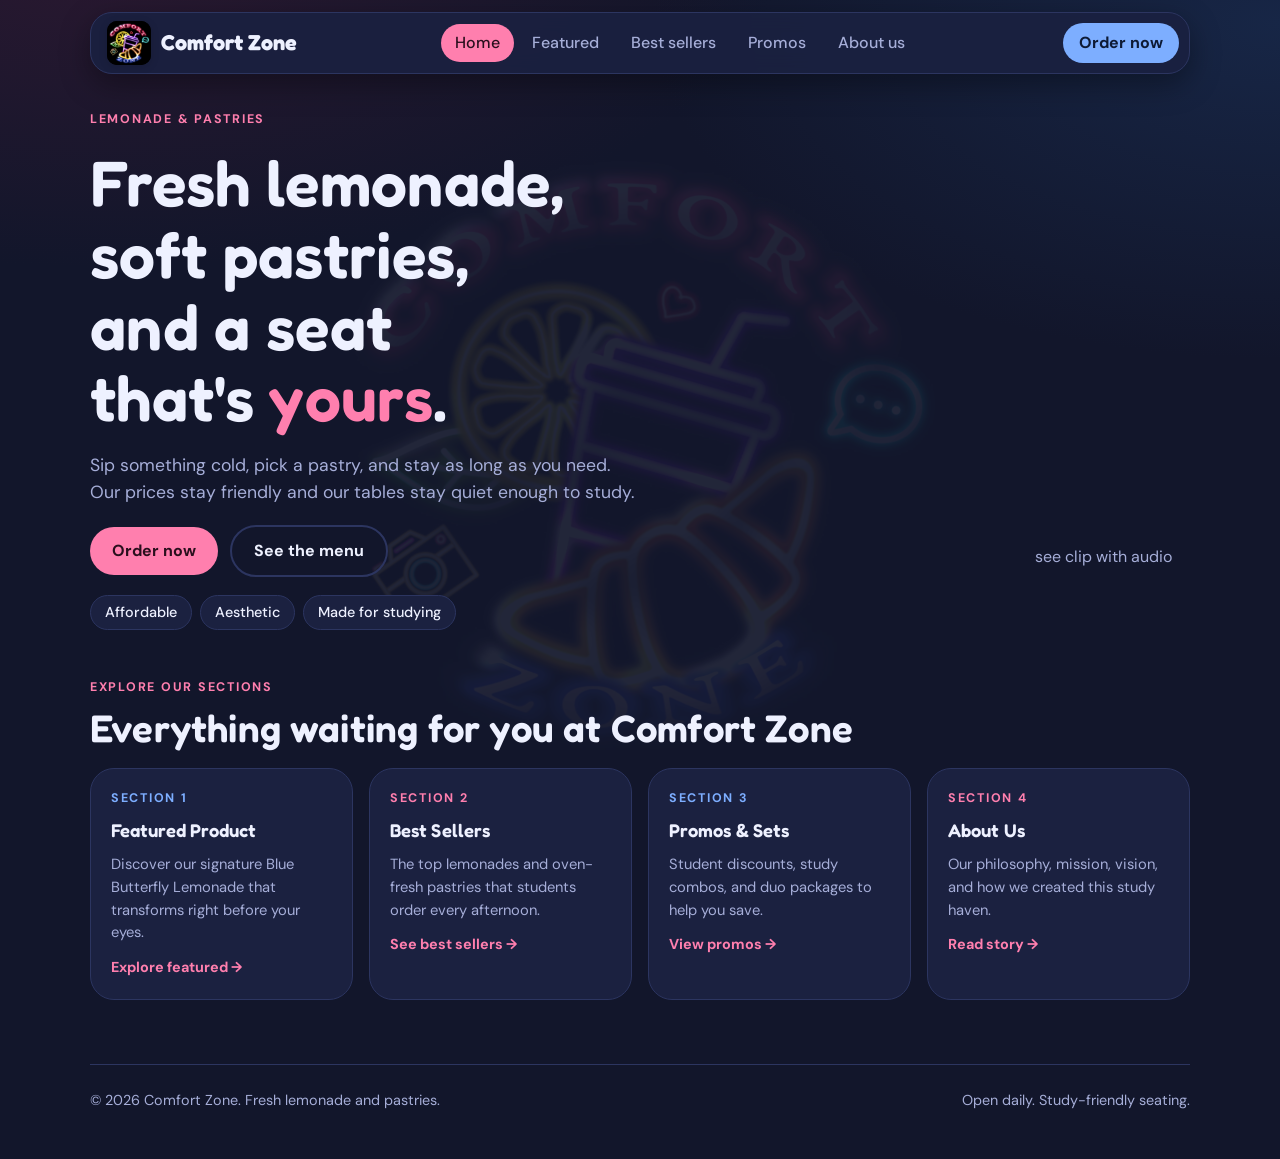
<file: index.html>
<!doctype html>
<html lang="en">

<head>
  <meta charset="utf-8">
  <meta name="viewport" content="width=device-width, initial-scale=1, viewport-fit=cover">
  <title>Home - Comfort Zone</title>
  <link rel="icon" type="image/x-icon" href="images/logo.ico">
  <link rel="preconnect" href="https://fonts.googleapis.com">
  <link rel="preconnect" href="https://fonts.gstatic.com" crossorigin>
  <link rel="stylesheet"
    href="https://fonts.googleapis.com/css2?family=DM+Sans:wght@400;500;700&family=Fredoka:wght@500;600;700&display=swap">
  <link rel="stylesheet" href="css/index.css">

</head>

<body>
  <div class="wrap">
    <header class="top">
      <div class="bar">
        <a class="brand" href="index.html">
          <img src="images/LOGO.png" alt="Comfort Zone Logo" width="44" height="44">
          Comfort Zone
        </a>
        <nav aria-label="Main">
          <a href="index.html" aria-current="page">Home</a>
          <a href="featured.html">Featured</a>
          <a href="bestsellers.html">Best sellers</a>
          <a href="promos.html">Promos</a>
          <a href="about.html">About us</a>
        </nav>

        <a class="cartbtn" href="order.html">Order now</a>
      </div>
    </header>

    <main class="view" id="top">
      <section class="home-banner">
        <div class="copy">
          <span class="eyebrow">Lemonade &amp; pastries</span>
          <h1>Fresh lemonade, soft pastries, and a seat that's <em>yours</em>.</h1>
          <p class="lede">Sip something cold, pick a pastry, and stay as long as you need. Our prices stay friendly and
            our tables stay quiet enough to study.</p>
          <div class="row">
            <a class="btn pink" href="order.html">Order now</a>
            <a class="btn ghost" href="menu.html">See the menu</a>
          </div>
          <div class="tags">
            <span class="tag">Affordable</span>
            <span class="tag">Aesthetic</span>
            <span class="tag">Made for studying</span>
          </div>
        </div>
        <div class="stage">
          <div class="advertisement">
            <video id="myVideo" autoplay muted loop playsinline width="100%">
              <source src="images/ADVERTISEMENT VIDEO.mp4" type="video/mp4" style="z-index: 1;">
            </video>
            <a href="https://canva.link/rhmnogionuw5du3">see clip with audio</a>
          </div>

        </div>
      </section>
      <div style="margin-top:48px">
        <div class="head" style="margin-bottom:18px">
          <span class="eyebrow">Explore our sections</span>
          <h2>Everything waiting for you at Comfort Zone</h2>
        </div>
        <div class="grid">
          <a class="nav-card" href="featured.html">
            <span class="eyebrow" style="color:var(--blue)">Section 1</span>
            <h3>Featured Product</h3>
            <p>Discover our signature Blue Butterfly Lemonade that transforms right before your eyes.</p>
            <span class="arrow">Explore featured &rarr;</span>
          </a>
          <a class="nav-card" href="bestsellers.html">
            <span class="eyebrow">Section 2</span>
            <h3>Best Sellers</h3>
            <p>The top lemonades and oven-fresh pastries that students order every afternoon.</p>
            <span class="arrow">See best sellers &rarr;</span>
          </a>
          <a class="nav-card" href="promos.html">
            <span class="eyebrow" style="color:var(--blue)">Section 3</span>
            <h3>Promos &amp; Sets</h3>
            <p>Student discounts, study combos, and duo packages to help you save.</p>
            <span class="arrow">View promos &rarr;</span>
          </a>
          <a class="nav-card" href="about.html">
            <span class="eyebrow">Section 4</span>
            <h3>About Us</h3>
            <p>Our philosophy, mission, vision, and how we created this study haven.</p>
            <span class="arrow">Read story &rarr;</span>
          </a>
        </div>
      </div>

    </main>
    <footer>
      <span>© 2026 Comfort Zone. Fresh lemonade and pastries.</span>
      <span>Open daily. Study-friendly seating.</span>
    </footer>
  </div>

</body>

</html>
</file>
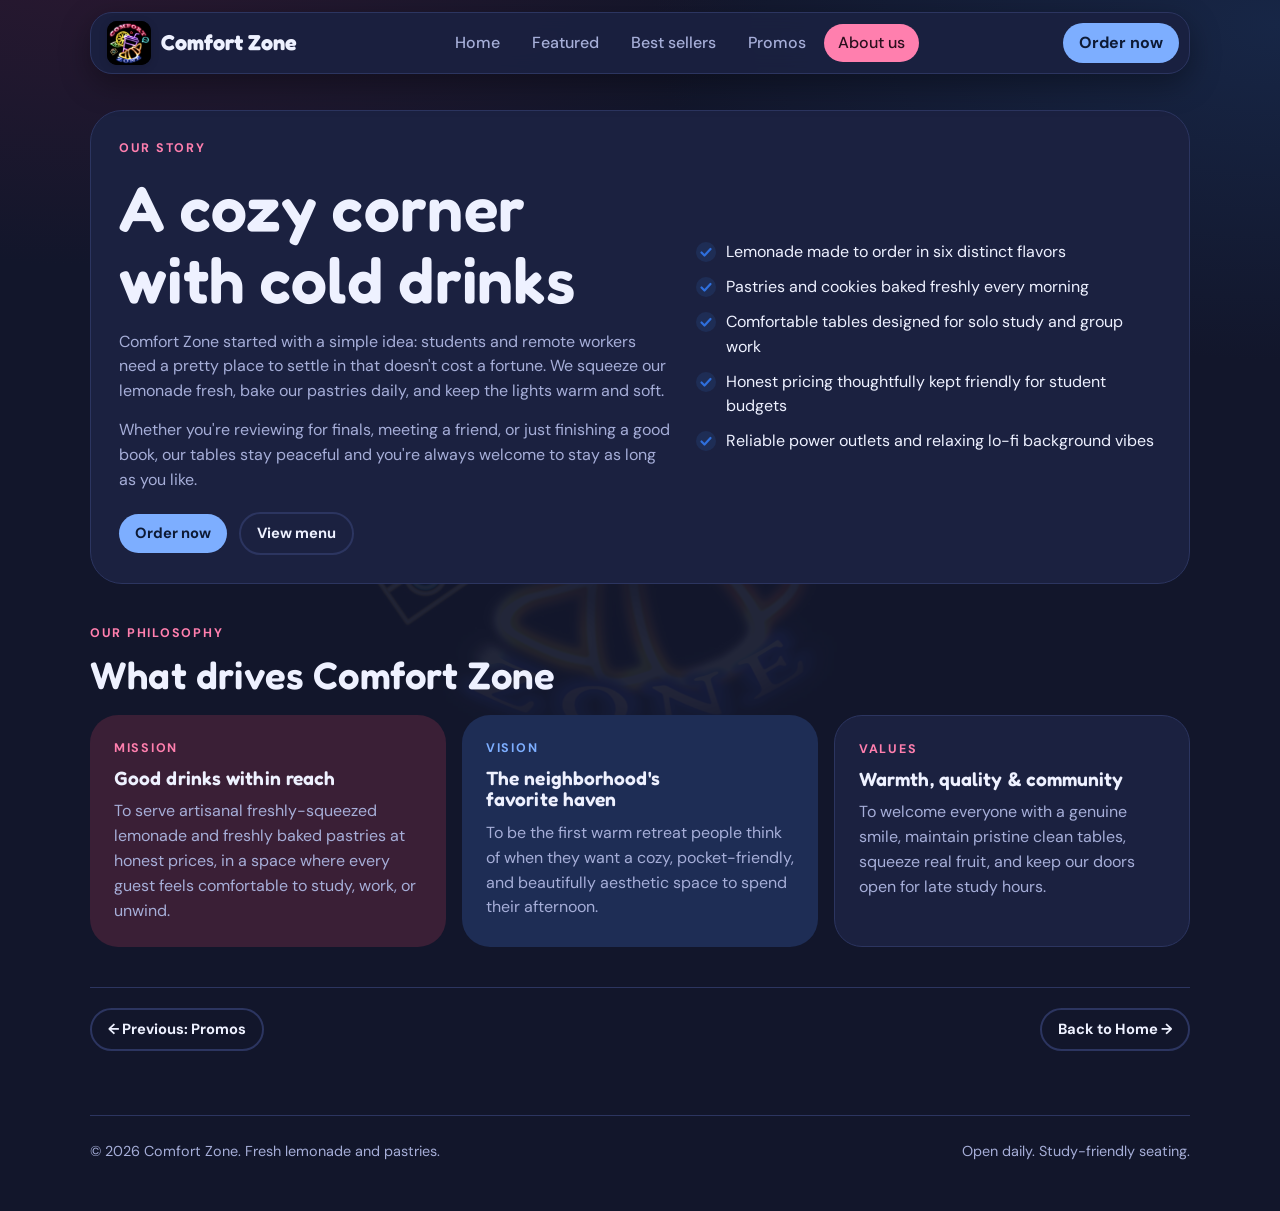
<file: about.html>
<!doctype html>
<html lang="en">
<head>
<meta charset="utf-8">
<meta name="viewport" content="width=device-width, initial-scale=1, viewport-fit=cover">
<title>About Us - Comfort Zone</title>
<link rel="icon" type="image/x-icon" href="images/logo.ico">
<link rel="preconnect" href="https://fonts.googleapis.com">
<link rel="preconnect" href="https://fonts.gstatic.com" crossorigin>
<link rel="stylesheet" href="https://fonts.googleapis.com/css2?family=DM+Sans:wght@400;500;700&family=Fredoka:wght@500;600;700&display=swap">
<link rel="stylesheet" href="css/about.css">

</head>
<body>
<div class="wrap">
  <header class="top">
    <div class="bar">
      <a class="brand" href="index.html">
        <img src="images/LOGO.png" alt="Comfort Zone Logo" width="44" height="44">
        Comfort Zone
      </a>
      <nav aria-label="Main">
        <a href="index.html">Home</a>
        <a href="featured.html">Featured</a>
        <a href="bestsellers.html">Best sellers</a>
        <a href="promos.html">Promos</a>
        <a href="about.html" aria-current="page">About us</a>
      </nav>

      <a class="cartbtn" href="order.html">Order now</a>
    </div>
  </header>

  <main class="view" id="about">
    <section class="about-strip">
      <div style="display:flex;flex-direction:column;gap:14px;align-items:flex-start">
        <span class="eyebrow">Our Story</span>
        <h1>A cozy corner with cold drinks</h1>
        <p class="muted">Comfort Zone started with a simple idea: students and remote workers need a pretty place to settle in that doesn't cost a fortune. We squeeze our lemonade fresh, bake our pastries daily, and keep the lights warm and soft.</p>
        <p class="muted">Whether you're reviewing for finals, meeting a friend, or just finishing a good book, our tables stay peaceful and you're always welcome to stay as long as you like.</p>
        <div class="row" style="margin-top:6px">
          <a class="btn blue small" href="order.html">Order now</a>
          <a class="btn ghost small" href="menu.html">View menu</a>
        </div>
      </div>
      <ul class="checks">
        <li>Lemonade made to order in six distinct flavors</li>
        <li>Pastries and cookies baked freshly every morning</li>
        <li>Comfortable tables designed for solo study and group work</li>
        <li>Honest pricing thoughtfully kept friendly for student budgets</li>
        <li>Reliable power outlets and relaxing lo-fi background vibes</li>
      </ul>
    </section>
    <div style="margin-top:40px">
      <div class="head" style="margin-bottom:18px">
        <span class="eyebrow">Our Philosophy</span>
        <h2>What drives Comfort Zone</h2>
      </div>
      <div class="trio">
        <div class="pill">
          <span class="eyebrow">Mission</span>
          <h3>Good drinks within reach</h3>
          <p class="muted">To serve artisanal freshly-squeezed lemonade and freshly baked pastries at honest prices, in a space where every guest feels comfortable to study, work, or unwind.</p>
        </div>
        <div class="pill">
          <span class="eyebrow" style="color:var(--blue)">Vision</span>
          <h3>The neighborhood's favorite haven</h3>
          <p class="muted">To be the first warm retreat people think of when they want a cozy, pocket-friendly, and beautifully aesthetic space to spend their afternoon.</p>
        </div>
        <div class="pill">
          <span class="eyebrow">Values</span>
          <h3>Warmth, quality &amp; community</h3>
          <p class="muted">To welcome everyone with a genuine smile, maintain pristine clean tables, squeeze real fruit, and keep our doors open for late study hours.</p>
        </div>
      </div>
    </div>
    <div class="split" style="margin-top:40px;padding-top:20px;border-top:1px solid var(--line)">
      <a class="btn ghost small" href="promos.html">&larr; Previous: Promos</a>
      <a class="btn ghost small" href="index.html">Back to Home &rarr;</a>
    </div>

  </main>
  <footer>
    <span>© 2026 Comfort Zone. Fresh lemonade and pastries.</span>
    <span>Open daily. Study-friendly seating.</span>
  </footer>
</div>

</body>
</html>
</file>
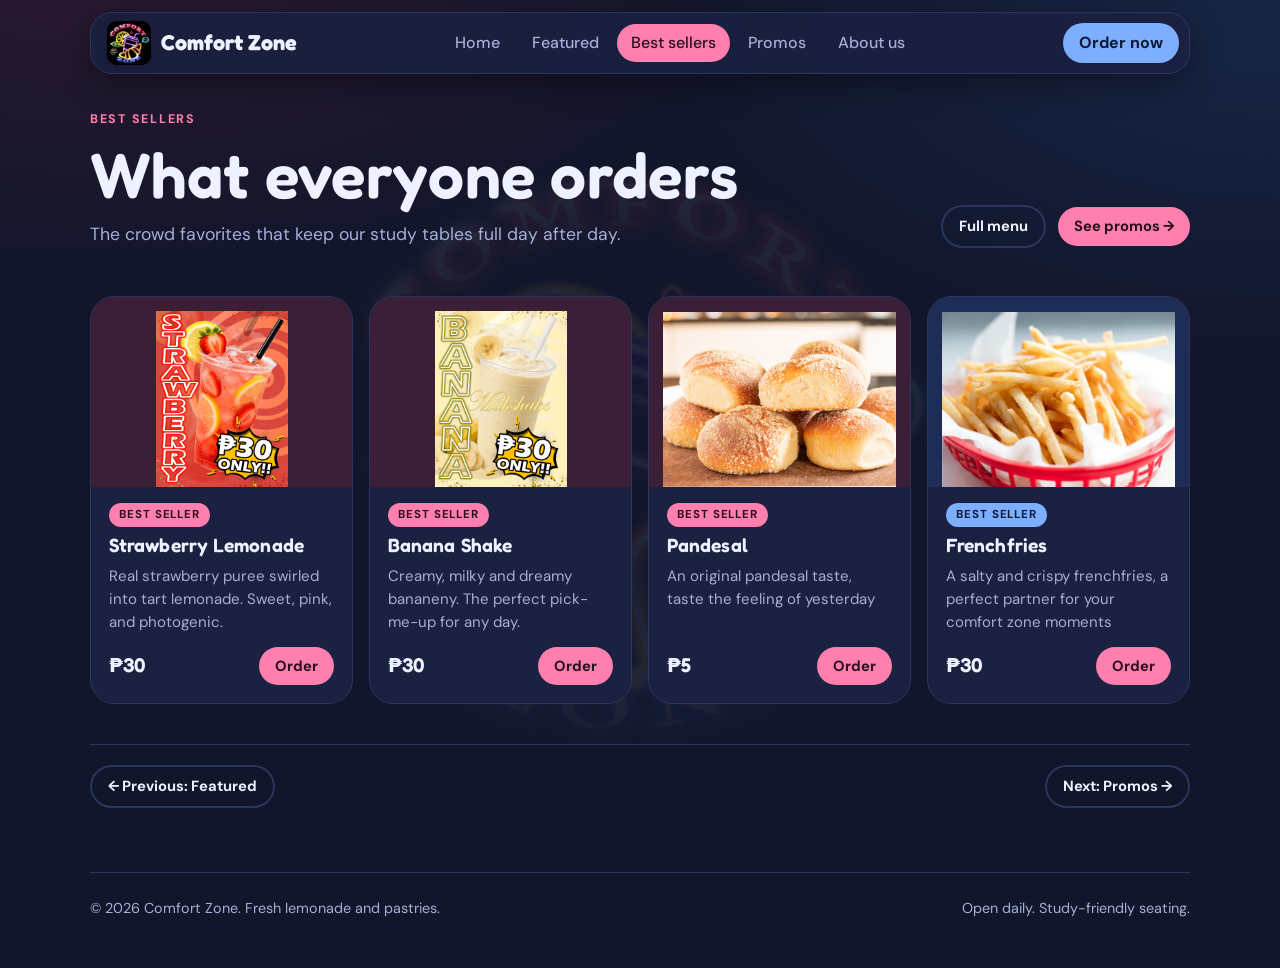
<file: bestsellers.html>
<!doctype html>
<html lang="en">
<head>
<meta charset="utf-8">
<meta name="viewport" content="width=device-width, initial-scale=1, viewport-fit=cover">
<title>Best Sellers - Comfort Zone</title>
<link rel="icon" type="image/x-icon" href="images/logo.ico">
<link rel="preconnect" href="https://fonts.googleapis.com">
<link rel="preconnect" href="https://fonts.gstatic.com" crossorigin>
<link rel="stylesheet" href="https://fonts.googleapis.com/css2?family=DM+Sans:wght@400;500;700&family=Fredoka:wght@500;600;700&display=swap">
<link rel="stylesheet" href="css/bestsellers.css">

</head>
<body>
<div class="wrap">
  <header class="top">
    <div class="bar">
      <a class="brand" href="index.html">
        <img src="images/LOGO.png" alt="Comfort Zone Logo" width="44" height="44">
        Comfort Zone
      </a>
      <nav aria-label="Main">
        <a href="index.html">Home</a>
        <a href="featured.html">Featured</a>
        <a href="bestsellers.html" aria-current="page">Best sellers</a>
        <a href="promos.html">Promos</a>
        <a href="about.html">About us</a>
      </nav>

      <a class="cartbtn" href="order.html">Order now</a>
    </div>
  </header>

  <main class="view" id="bestsellers">
    <div class="split" style="margin-bottom:24px">
      <div class="head">
        <span class="eyebrow">Best sellers</span>
        <h1>What everyone orders</h1>
        <p class="lede">The crowd favorites that keep our study tables full day after day.</p>
      </div>
      <div class="row">
        <a class="btn ghost small" href="menu.html">Full menu</a>
        <a class="btn pink small" href="promos.html">See promos &rarr;</a>
      </div>
    </div>
    <div class="grid">
      <article class="card">
        <div class="pic pink">
          <img src="images/Drinks/STRAWBERRYPOSTER.jpg" alt="Strawberry Lemonade">
        </div>
        <div class="body">
          <span class="badge">Best seller</span>
          <h3>Strawberry Lemonade</h3>
          <p class="desc">Real strawberry puree swirled into tart lemonade. Sweet, pink, and photogenic.</p>
          <div class="buy">
            <div class="price">₱30</div>
            <a class="btn pink small" href="order.html">Order</a>
          </div>
        </div>
      </article>
      <article class="card">
        <div class="pic pink">
          <img src="images/Drinks/BANANASHAKEPOSTER.jpg" alt="Banana Shake">
        </div>
        <div class="body">
          <span class="badge">Best seller</span>
          <h3>Banana Shake</h3>
          <p class="desc">Creamy, milky and dreamy bananeny. The perfect pick-me-up for any day.</p>
          <div class="buy">
            <div class="price">₱30</div>
            <a class="btn pink small" href="order.html">Order</a>
          </div>
        </div>
      </article>
      <article class="card">
        <div class="pic pink">
          <img src="images//Pastries/PANDESAL.jpg" alt="Pandesal">
        </div>
        <div class="body">
          <span class="badge">Best seller</span>
          <h3>Pandesal</h3>
          <p class="desc">An original pandesal taste, taste the feeling of yesterday</p>
          <div class="buy">
            <div class="price">₱5</div>
            <a class="btn pink small" href="order.html">Order</a>
          </div>
        </div>
      </article>
      <article class="card">
        <div class="pic blue">
          <img src="images/OTHER/Frenchfries.jpg" alt="Frenchfries">
        </div>
        <div class="body">
          <span class="badge blue">Best seller</span>
          <h3>Frenchfries</h3>
          <p class="desc">A salty and crispy frenchfries, a perfect partner for your comfort zone moments</p>
          <div class="buy">
            <div class="price">₱30</div>
            <a class="btn pink small" href="order.html">Order</a>
          </div>
        </div>
      </article>

    </div>
    <div class="split" style="margin-top:40px;padding-top:20px;border-top:1px solid var(--line)">
      <a class="btn ghost small" href="featured.html">&larr; Previous: Featured</a>
      <a class="btn ghost small" href="promos.html">Next: Promos &rarr;</a>
    </div>

  </main>
  <footer>
    <span>© 2026 Comfort Zone. Fresh lemonade and pastries.</span>
    <span>Open daily. Study-friendly seating.</span>
  </footer>
</div>

</body>
</html>
</file>
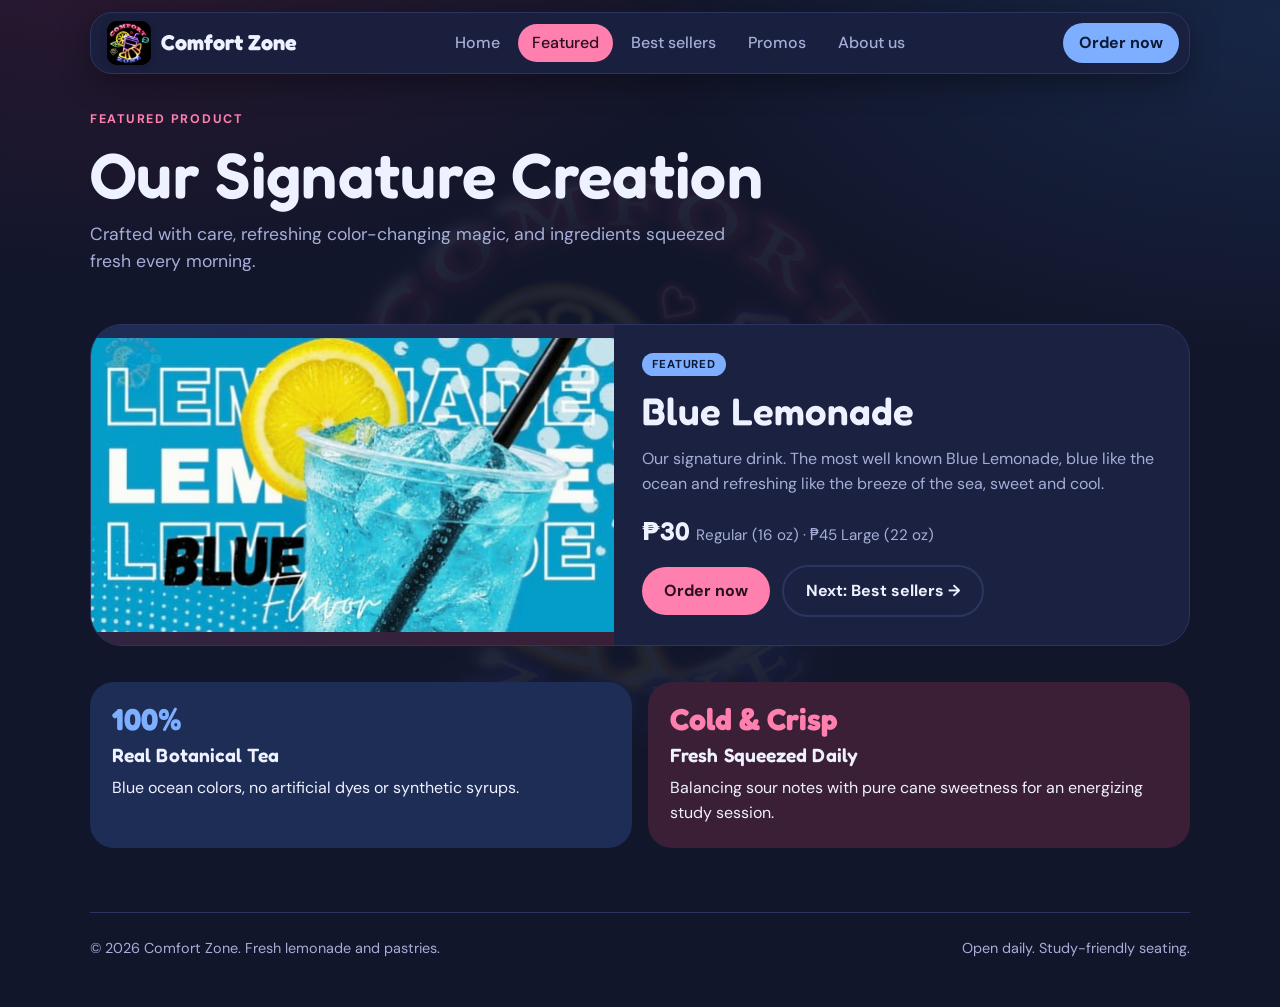
<file: featured.html>
<!doctype html>
<html lang="en">
<head>
<meta charset="utf-8">
<meta name="viewport" content="width=device-width, initial-scale=1, viewport-fit=cover">
<title>Featured Product - Comfort Zone</title>
<link rel="icon" type="image/x-icon" href="images/logo.ico">
<link rel="preconnect" href="https://fonts.googleapis.com">
<link rel="preconnect" href="https://fonts.gstatic.com" crossorigin>
<link rel="stylesheet" href="https://fonts.googleapis.com/css2?family=DM+Sans:wght@400;500;700&family=Fredoka:wght@500;600;700&display=swap">
<link rel="stylesheet" href="css/featured.css">

</head>
<body>
<div class="wrap">
  <header class="top">
    <div class="bar">
      <a class="brand" href="index.html">
        <img src="images/LOGO.png" alt="Comfort Zone Logo" width="44" height="44">
        Comfort Zone
      </a>
      <nav aria-label="Main">
        <a href="index.html">Home</a>
        <a href="featured.html" aria-current="page">Featured</a>
        <a href="bestsellers.html">Best sellers</a>
        <a href="promos.html">Promos</a>
        <a href="about.html">About us</a>
      </nav>

      <a class="cartbtn" href="order.html">Order now</a>
    </div>
  </header>

  <main class="view" id="featured">
    <div class="head">
      <span class="eyebrow">Featured product</span>
      <h1>Our Signature Creation</h1>
      <p class="lede">Crafted with care, refreshing color-changing magic, and ingredients squeezed fresh every morning.</p>
    </div>
    <div class="feature">
      <div class="pic">
        <img src="images/FEATURED-IMAGE.jpg" alt="Blue Lemonade">
      </div>
      <div class="info">
        <span class="badge blue">Featured</span>
        <h2>Blue Lemonade</h2>
        <p class="muted">Our signature drink. The most well known Blue Lemonade, blue like the ocean and refreshing like the breeze of the sea, sweet and cool.</p>
        <div class="price" style="font-size:1.6rem">₱30 <span class="muted" style="font-size:.95rem;font-family:var(--font-body);font-weight:400">Regular (16 oz) · ₱45 Large (22 oz)</span></div>
        <div class="row">
          <a class="btn pink" href="order.html">Order now</a>
          <a class="btn ghost" href="bestsellers.html">Next: Best sellers &rarr;</a>
        </div>
      </div>
    </div>
    <div class="promos" style="margin-top:36px">
      <div class="promo b">
        <span class="big">100%</span>
        <h3>Real Botanical Tea</h3>
        <p>Blue ocean colors, no artificial dyes or synthetic syrups.</p>
      </div>
      <div class="promo p">
        <span class="big">Cold &amp; Crisp</span>
        <h3>Fresh Squeezed Daily</h3>
        <p>Balancing sour notes with pure cane sweetness for an energizing study session.</p>
      </div>
    </div>

  </main>
  <footer>
    <span>© 2026 Comfort Zone. Fresh lemonade and pastries.</span>
    <span>Open daily. Study-friendly seating.</span>
  </footer>
</div>

</body>
</html>
</file>
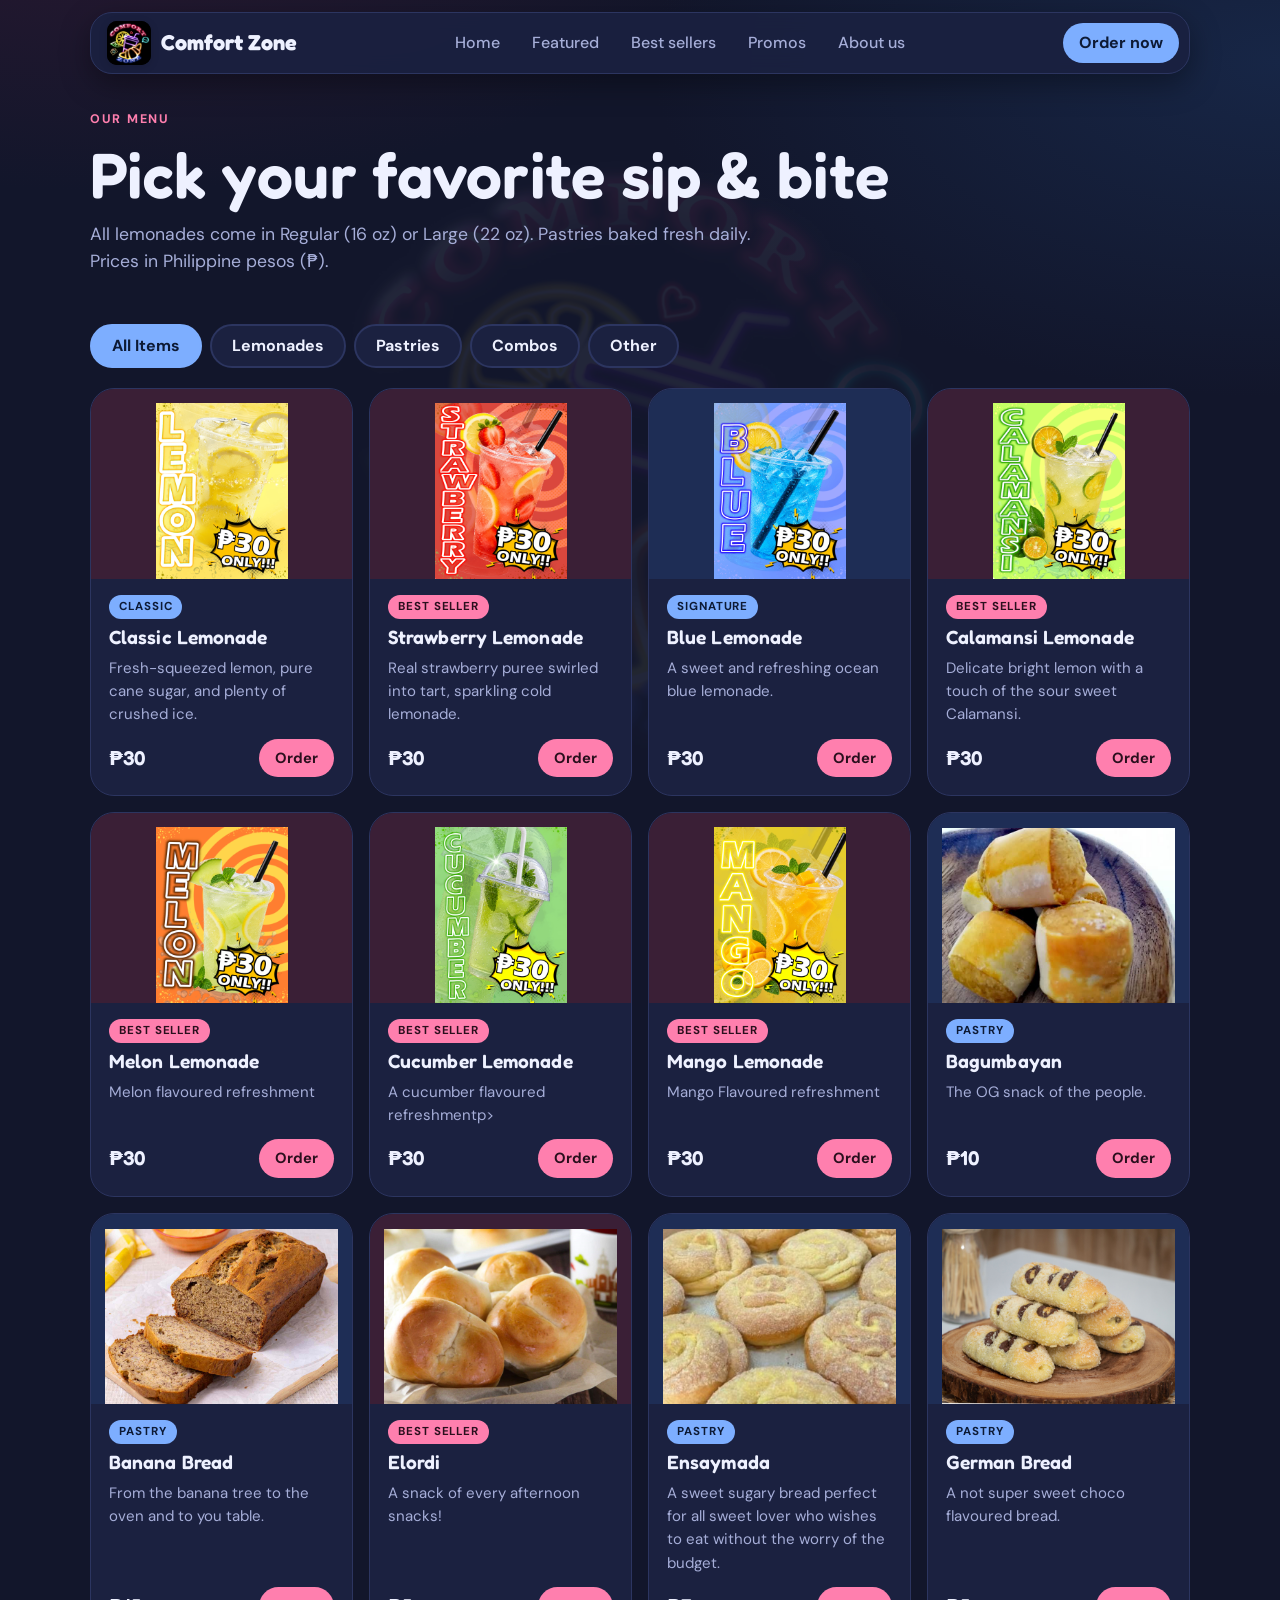
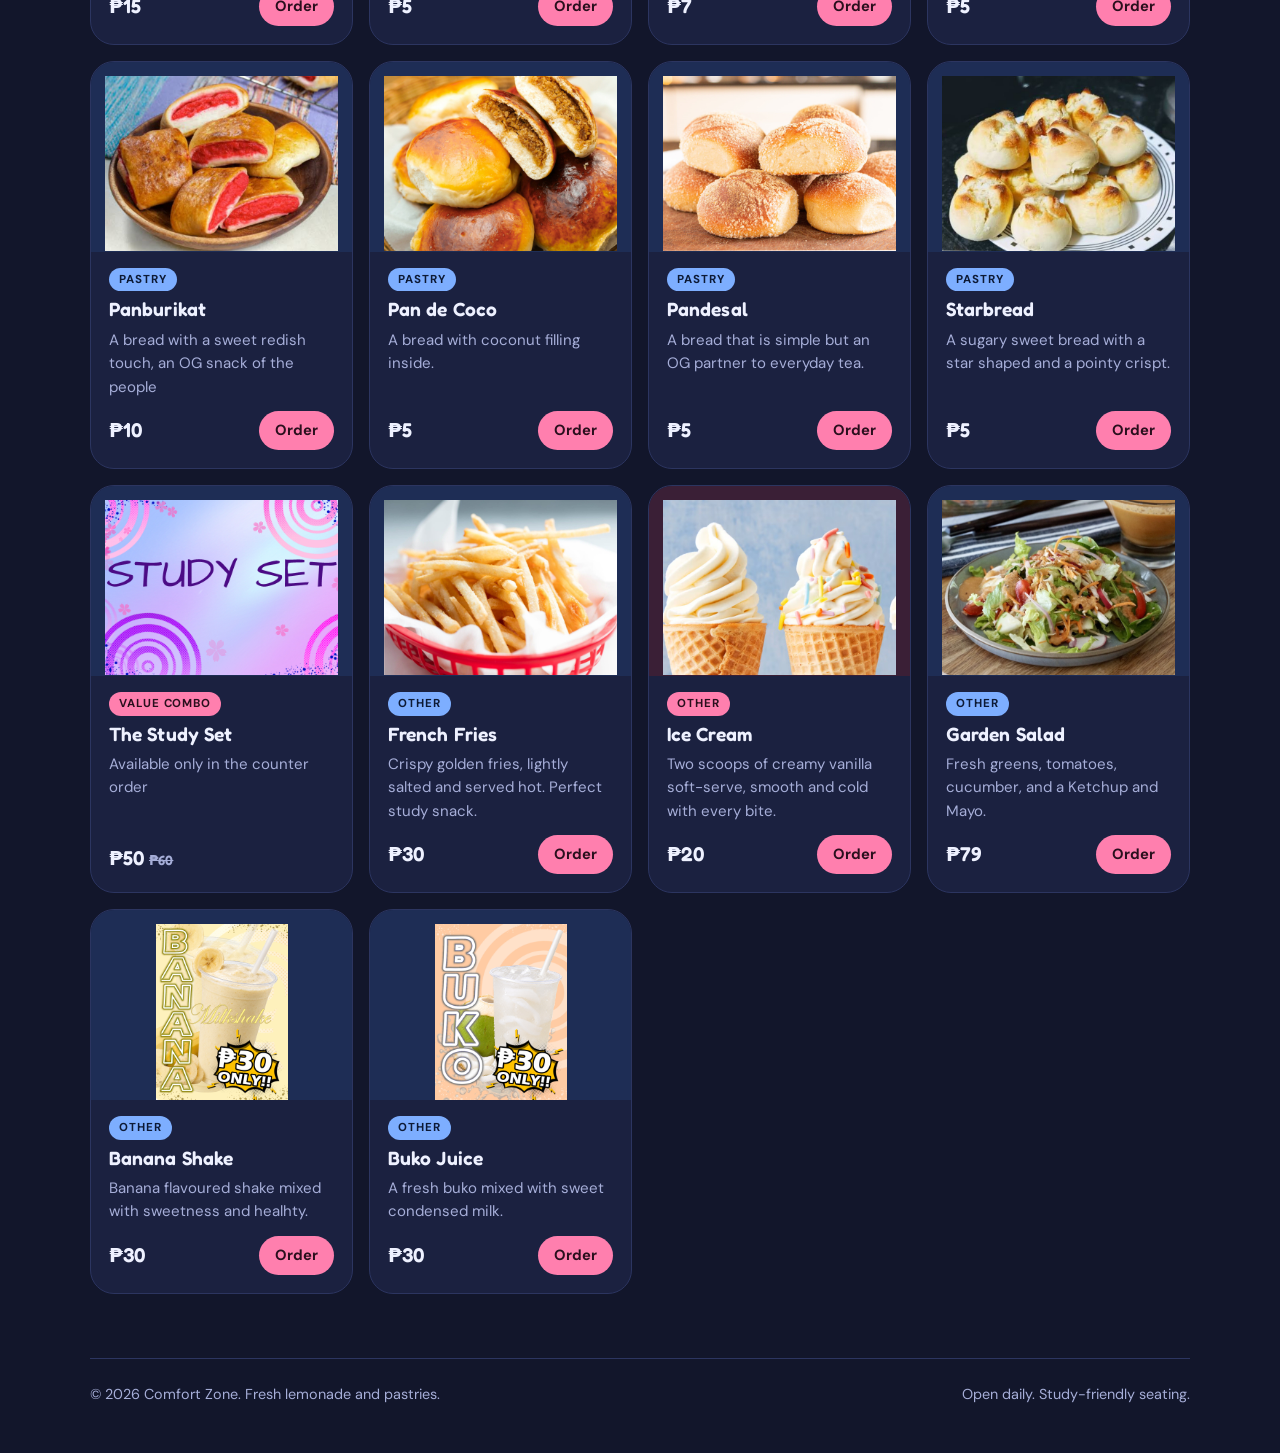
<file: menu.html>
<!doctype html>
<html lang="en">
<head>
<meta charset="utf-8">
<meta name="viewport" content="width=device-width, initial-scale=1, viewport-fit=cover">
<title>Menu - Comfort Zone</title>
<link rel="icon" type="image/x-icon" href="images/logo.ico">
<link rel="icon" type="image/x-icon" href="images/logo.ico">
<link rel="preconnect" href="https://fonts.googleapis.com">
<link rel="preconnect" href="https://fonts.gstatic.com" crossorigin>
<link rel="stylesheet" href="https://fonts.googleapis.com/css2?family=DM+Sans:wght@400;500;700&family=Fredoka:wght@500;600;700&display=swap">
<link rel="stylesheet" href="css/menu.css">
<link rel="stylesheet" href="https://pyscript.net/releases/2024.1.1/core.css">
<script type="module" src="https://pyscript.net/releases/2024.1.1/core.js"></script>
</head>
<body>
<div class="wrap">
  <header class="top">
    <div class="bar">
      <a class="brand" href="index.html">
        <img src="images/LOGO.png" alt="Comfort Zone Logo" width="44" height="44">
        Comfort Zone
      </a>
      <nav aria-label="Main">
        <a href="index.html">Home</a>
        <a href="featured.html">Featured</a>
        <a href="bestsellers.html">Best sellers</a>
        <a href="promos.html">Promos</a>
        <a href="about.html">About us</a>
      </nav>

      <a class="cartbtn" href="order.html">Order now</a>
    </div>
  </header>

  <main class="view" id="menu">

    <div class="head">
      <span class="eyebrow">Our Menu</span>
      <h1>Pick your favorite sip &amp; bite</h1>
      <p class="lede">All lemonades come in Regular (16 oz) or Large (22 oz). Pastries baked fresh daily. Prices in Philippine pesos (₱).</p>
    </div>
    <div class="chips" role="group" aria-label="Menu categories">
      <button class="chip active" data-filter="all" type="button">All Items</button>
      <button class="chip" data-filter="lemonade" type="button">Lemonades</button>
      <button class="chip" data-filter="pastry" type="button">Pastries</button>
      <button class="chip" data-filter="combo" type="button">Combos</button>
      <button class="chip" data-filter="other" type="button">Other</button>
    </div>
    <div class="grid" id="menuGrid" style="margin-top:20px">
      <article class="card menu-item" data-category="lemonade">
        <div class="pic pink">
          <img src="images/Drinks/lemonadePOSTER.jpg" alt="Classic Lemonade">
        </div>
        <div class="body">
          <span class="badge blue">Classic</span>
          <h3>Classic Lemonade</h3>
          <p class="desc">Fresh-squeezed lemon, pure cane sugar, and plenty of crushed ice.</p>
          <div class="buy">
            <div class="price">₱30</div>
            <a class="btn pink small" href="order.html">Order</a>
          </div>
        </div>
      </article>
      <article class="card menu-item" data-category="lemonade">
        <div class="pic pink">
          <img src="images/Drinks/STRAWBERRYPOSTER.jpg" alt="Strawberry Lemonade">
        </div>
        <div class="body">
          <span class="badge">Best seller</span>
          <h3>Strawberry Lemonade</h3>
          <p class="desc">Real strawberry puree swirled into tart, sparkling cold lemonade.</p>
          <div class="buy">
            <div class="price">₱30</div>
            <a class="btn pink small" href="order.html">Order</a>
          </div>
        </div>
      </article>
      <article class="card menu-item" data-category="lemonade">
        <div class="pic blue">
          <img src="images/Drinks/BLUELEMONADEPOSTER.jpg" alt="Blue Lemonade">
        </div>
        <div class="body">
          <span class="badge blue">Signature</span>
          <h3>Blue Lemonade</h3>
          <p class="desc">A sweet and refreshing ocean blue lemonade.</p>
          <div class="buy">
            <div class="price">₱30</div>
            <a class="btn pink small" href="order.html">Order</a>
          </div>
        </div>
      </article>
      <article class="card menu-item" data-category="lemonade">
        <div class="pic pink">
          <img src="images/Drinks/CALAMANSIPOSTER.jpg" alt="Calamansi Lemonade">
        </div>
        <div class="body">
          <span class="badge">Best seller</span>
          <h3>Calamansi Lemonade</h3>
          <p class="desc">Delicate bright lemon with a touch of the sour sweet Calamansi.</p>
          <div class="buy">
            <div class="price">₱30</div>
            <a class="btn pink small" href="order.html">Order</a>
          </div>
        </div>
      </article>
      <article class="card menu-item" data-category="lemonade">
        <div class="pic pink">
          <img src="images/Drinks/MELONPOSTER.jpg" alt="Melon Flavor">
        </div>
        <div class="body">
          <span class="badge">Best seller</span>
          <h3>Melon Lemonade</h3>
          <p class="desc">Melon flavoured refreshment</p>
          <div class="buy">
            <div class="price">₱30</div>
            <a class="btn pink small" href="order.html">Order</a>
          </div>
        </div>
      </article>
      <article class="card menu-item" data-category="lemonade">
        <div class="pic pink">
          <img src="images/Drinks/cucumberPOSTER.jpg" alt="cucumber flavor">
        </div>
        <div class="body">
          <span class="badge">Best seller</span>
          <h3>Cucumber Lemonade</h3>
          <p class="desc">A cucumber flavoured refreshmentp>
          <div class="buy">
            <div class="price">₱30</div>
            <a class="btn pink small" href="order.html">Order</a>
          </div>
        </div>
      </article>
      <article class="card menu-item" data-category="lemonade">
        <div class="pic pink">
          <img src="images/Drinks/mangoPOSTER.jpg" alt="Mango Flavor">
        </div>
        <div class="body">
          <span class="badge">Best seller</span>
          <h3>Mango Lemonade</h3>
          <p class="desc">Mango Flavoured refreshment</p>
          <div class="buy">
            <div class="price">₱30</div>
            <a class="btn pink small" href="order.html">Order</a>
          </div>
        </div>
      </article>
      <article class="card menu-item" data-category="pastry">
        <div class="pic blue">
          <img src="images/Pastries/BAGUMBAYAN.jpeg" alt="Bagumbayan">
        </div>
        <div class="body">
          <span class="badge blue">Pastry</span>
          <h3>Bagumbayan</h3>
          <p class="desc">The OG snack of the people.</p>
          <div class="buy">
            <div class="price">₱10</div>
            <a class="btn pink small" href="order.html">Order</a>
          </div>
        </div>
      </article>
      <article class="card menu-item" data-category="pastry">
        <div class="pic blue">
          <img src="images/Pastries/BANANABREAD.jpeg" alt="Banana Bread">
        </div>
        <div class="body">
          <span class="badge blue">Pastry</span>
          <h3>Banana Bread</h3>
          <p class="desc">From the banana tree to the oven and to you table.</p>
          <div class="buy">
            <div class="price">₱15</div>
            <a class="btn pink small" href="order.html">Order</a>
          </div>
        </div>
      </article>
      <article class="card menu-item" data-category="pastry">
        <div class="pic pink">
          <img src="images/Pastries/ELORDI.png" alt="Elordi">
        </div>
        <div class="body">
          <span class="badge">Best seller</span>
          <h3>Elordi</h3>
          <p class="desc">A snack of every afternoon snacks!</p>
          <div class="buy">
            <div class="price">₱5</div>
            <a class="btn pink small" href="order.html">Order</a>
          </div>
        </div>
      </article>
      <article class="card menu-item" data-category="pastry">
        <div class="pic blue">
          <img src="images/Pastries/ENSAYMADA.jpeg" alt="Ensaymada">
        </div>
        <div class="body">
          <span class="badge blue">Pastry</span>
          <h3>Ensaymada</h3>
          <p class="desc">A sweet sugary bread perfect for all sweet lover who wishes to eat without the worry of the budget.</p>
          <div class="buy">
            <div class="price">₱7</div>
            <a class="btn pink small" href="order.html">Order</a>
          </div>
        </div>
      </article>
      <article class="card menu-item" data-category="pastry">
        <div class="pic blue">
          <img src="images/Pastries/GERMANBREAD.jpg" alt="German Bread">
        </div>
        <div class="body">
          <span class="badge blue">Pastry</span>
          <h3>German Bread</h3>
          <p class="desc">A not super sweet choco flavoured bread.</p>
          <div class="buy">
            <div class="price">₱5</div>
            <a class="btn pink small" href="order.html">Order</a>
          </div>
        </div>
      </article>
      <article class="card menu-item" data-category="pastry">
        <div class="pic blue">
          <img src="images/Pastries/PANBURIKAT.jpeg" alt="Panburikat">
        </div>
        <div class="body">
          <span class="badge blue">Pastry</span>
          <h3>Panburikat</h3>
          <p class="desc">A bread with a sweet redish touch, an OG snack of the people</p>
          <div class="buy">
            <div class="price">₱10</div>
            <a class="btn pink small" href="order.html">Order</a>
          </div>
        </div>
      </article>
      <article class="card menu-item" data-category="pastry">
        <div class="pic blue">
          <img src="images/Pastries/PANDECOCO.jpeg" alt="Pan de Coco">
        </div>
        <div class="body">
          <span class="badge blue">Pastry</span>
          <h3>Pan de Coco</h3>
          <p class="desc">A bread with coconut filling inside.</p>
          <div class="buy">
            <div class="price">₱5</div>
            <a class="btn pink small" href="order.html">Order</a>
          </div>
        </div>
      </article>
      <article class="card menu-item" data-category="pastry">
        <div class="pic blue">
          <img src="images/Pastries/PANDESAL.jpg" alt="Pandesal">
        </div>
        <div class="body">
          <span class="badge blue">Pastry</span>
          <h3>Pandesal</h3>
          <p class="desc">A bread that is simple but an OG partner to everyday tea.</p>
          <div class="buy">
            <div class="price">₱5</div>
            <a class="btn pink small" href="order.html">Order</a>
          </div>
        </div>
      </article>
      <article class="card menu-item" data-category="pastry">
        <div class="pic blue">
          <img src="images/Pastries/STARBREAD.jpg" alt="Starbread">
        </div>
        <div class="body">
          <span class="badge blue">Pastry</span>
          <h3>Starbread</h3>
          <p class="desc">A sugary sweet bread with a star shaped and a pointy crispt.</p>
          <div class="buy">
            <div class="price">₱5</div>
            <a class="btn pink small" href="order.html">Order</a>
          </div>
        </div>
      </article>
      <article class="card menu-item" data-category="combo">
        <div class="pic blue">
          <img src="images/Pastries/STUDYSET.jpg" alt="The Study Set">
        </div>
        <div class="body">
          <span class="badge">Value Combo</span>
          <h3>The Study Set</h3>
          <p class="desc">Available only in the counter order</p>
          <div class="buy">
            <div class="price">₱50 <span style="font-size:.85rem;color:var(--muted);text-decoration:line-through">₱60</span></div>
          </div>
        </div>
      </article>

      <article class="card menu-item" data-category="other">
        <div class="pic blue">
          <img src="images/OTHER/Frenchfries.jpg" alt="French Fries">
        </div>
        <div class="body">
          <span class="badge blue">Other</span>
          <h3>French Fries</h3>
          <p class="desc">Crispy golden fries, lightly salted and served hot. Perfect study snack.</p>
          <div class="buy">
            <div class="price">₱30</div>
            <a class="btn pink small" href="order.html">Order</a>
          </div>
        </div>
      </article>
      <article class="card menu-item" data-category="other">
        <div class="pic pink">
          <img src="images/OTHER/Icecream.png" alt="Ice Cream">
        </div>
        <div class="body">
          <span class="badge">Other</span>
          <h3>Ice Cream</h3>
          <p class="desc">Two scoops of creamy vanilla soft-serve, smooth and cold with every bite.</p>
          <div class="buy">
            <div class="price">₱20</div>
            <a class="btn pink small" href="order.html">Order</a>
          </div>
        </div>
      </article>
      <article class="card menu-item" data-category="other">
        <div class="pic blue">
          <img src="images/OTHER/Gardensalad.jpeg" alt="Garden Salad">
        </div>
        <div class="body">
          <span class="badge blue">Other</span>
          <h3>Garden Salad</h3>
          <p class="desc">Fresh greens, tomatoes, cucumber, and a Ketchup and Mayo.</p>
          <div class="buy">
            <div class="price">₱79</div>
            <a class="btn pink small" href="order.html">Order</a>
          </div>
        </div>
      </article>
      <article class="card menu-item" data-category="other">
        <div class="pic blue">
          <img src="images/Drinks/BANANASHAKEPOSTER.jpg" alt="Banana Shake">
        </div>
        <div class="body">
          <span class="badge blue">Other</span>
          <h3>Banana Shake</h3>
          <p class="desc">Banana flavoured shake mixed with sweetness and healhty.</p>
          <div class="buy">
            <div class="price">₱30</div>
            <a class="btn pink small" href="order.html">Order</a>
          </div>
        </div>
      </article>
      <article class="card menu-item" data-category="other">
        <div class="pic blue">
          <img src="images/Drinks/BUKOPOSTER.jpg" alt="Buko Juice">
        </div>
        <div class="body">
          <span class="badge blue">Other</span>
          <h3>Buko Juice</h3>
          <p class="desc">A fresh buko mixed with sweet condensed milk.</p>
          <div class="buy">
            <div class="price">₱30</div>
            <a class="btn pink small" href="order.html">Order</a>
          </div>
        </div>
      </article>

    </div>


  </main>
  <footer>
    <span>© 2026 Comfort Zone. Fresh lemonade and pastries.</span>
    <span>Open daily. Study-friendly seating.</span>
  </footer>
</div>

<script type="py">
from pyscript import document, when

@when("click", ".chip")
def filter_menu(event):
    chips = document.querySelectorAll(".chip")
    items = document.querySelectorAll(".menu-item")

    for chip in chips:
        chip.classList.remove("active")

    clicked = event.currentTarget or event.target.closest(".chip")
    clicked.classList.add("active")

    
    selected_filter = clicked.getAttribute("data-filter")
    for item in items:
        if selected_filter == "all" or item.getAttribute("data-category") == selected_filter:
            item.style.display = "flex"
        else:
            item.style.display = "none"
</script>

</body>
</html>
</file>
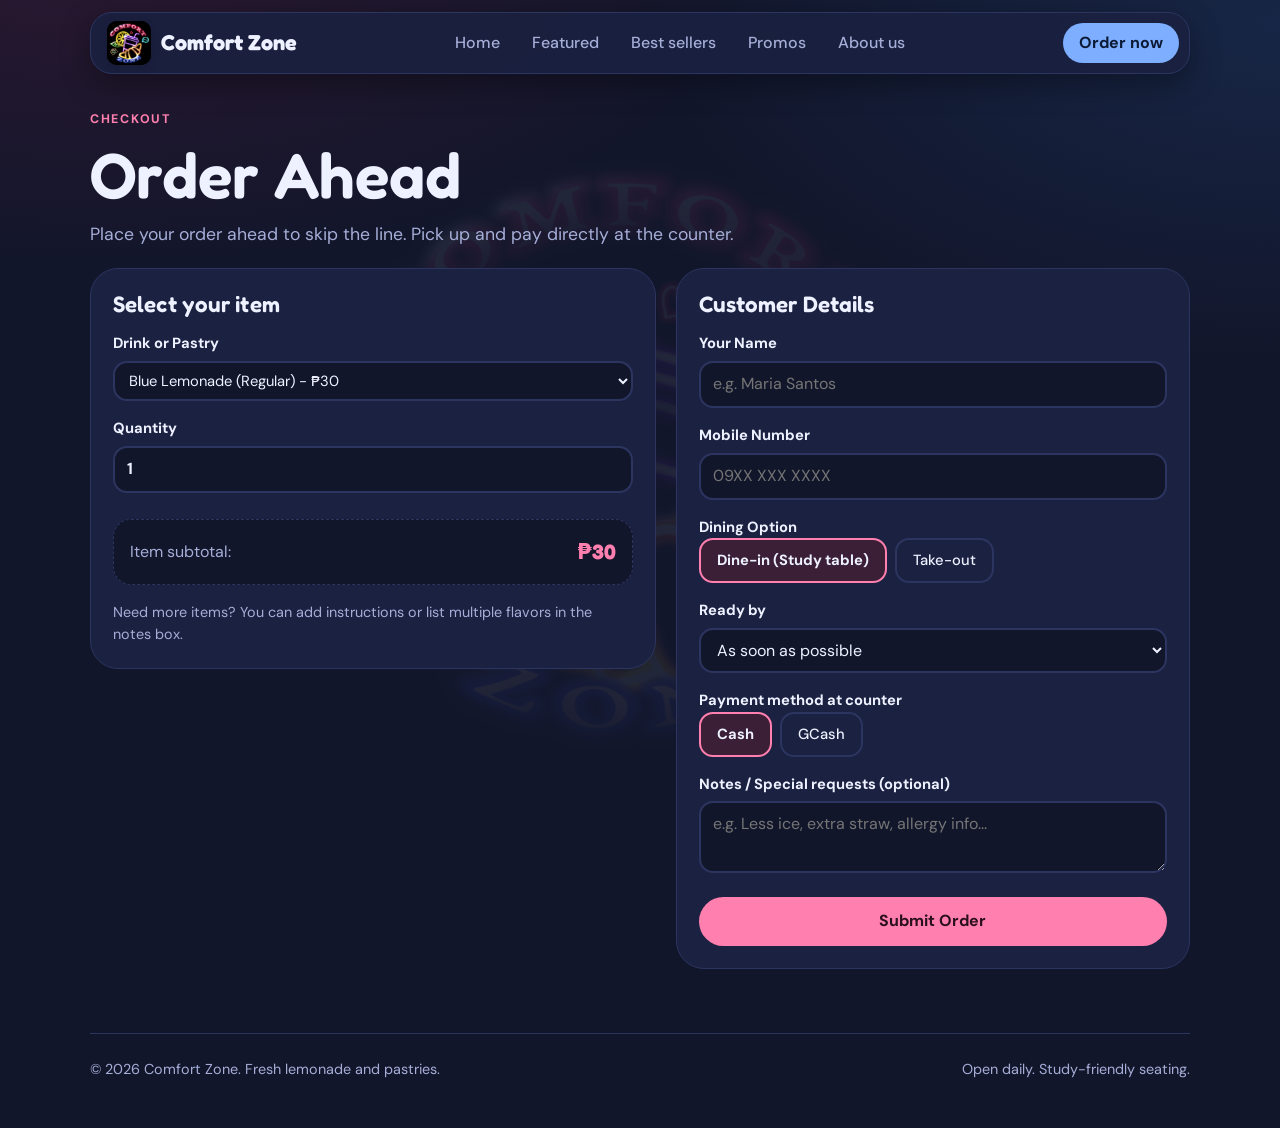
<file: order.html>
<!doctype html>
<html lang="en">
<head>
<meta charset="utf-8">
<meta name="viewport" content="width=device-width, initial-scale=1, viewport-fit=cover">
<title>Order Now - Comfort Zone</title>
<link rel="icon" type="image/x-icon" href="images/logo.ico">
<link rel="preconnect" href="https://fonts.googleapis.com">
<link rel="preconnect" href="https://fonts.gstatic.com" crossorigin>
<link rel="stylesheet" href="https://fonts.googleapis.com/css2?family=DM+Sans:wght@400;500;700&family=Fredoka:wght@500;600;700&display=swap">
<link rel="stylesheet" href="css/order.css">
<link rel="stylesheet" href="https://pyscript.net/releases/2024.1.1/core.css">
<script type="module" src="https://pyscript.net/releases/2024.1.1/core.js"></script>
</head>
<body>
<div class="wrap">
  <header class="top">
    <div class="bar">
      <a class="brand" href="index.html">
        <img src="images/LOGO.png" alt="Comfort Zone Logo" width="44" height="44">
        Comfort Zone
      </a>
      <nav aria-label="Main">
        <a href="index.html">Home</a>
        <a href="featured.html">Featured</a>
        <a href="bestsellers.html">Best sellers</a>
        <a href="promos.html">Promos</a>
        <a href="about.html">About us</a>
      </nav>

      <a class="cartbtn" href="order.html" aria-current="page">Order now</a>
    </div>
  </header>

  <main class="view" id="order">

    <div class="head">
      <span class="eyebrow">Checkout</span>
      <h1>Order Ahead</h1>
      <p class="lede">Place your order ahead to skip the line. Pick up and pay directly at the counter.</p>
    </div>

    <div class="checkout" style="margin-top:20px">
      <div class="panel">
        <h2 style="font-size:1.4rem">Select your item</h2>
        
        <div class="field">
          <label for="itemSelect">Drink or Pastry</label>
          <select id="itemSelect" class="sizesel">
            <option value="30" data-name="Blue Lemonade (Regular)">Blue Lemonade (Regular) - ₱30</option>
            <option value="45" data-name="Blue Lemonade (Large)">Blue Lemonade (Large) - ₱45</option>
            <option value="30" data-name="Strawberry Lemonade">Strawberry Lemonade - ₱30</option>
            <option value="30" data-name="Calamansi Lemonade">Calamansi Lemonade - ₱30</option>
            <option value="30" data-name="Classic Lemonade">Classic Lemonade - ₱30</option>
            <option value="30" data-name="Mango Lemonade">Mango Lemonade - ₱30</option>
            <option value="30" data-name="Melon Lemonade">Melon Lemonade - ₱30</option>
            <option value="30" data-name="Cucumber Lemonade">Cucumber Lemonade - ₱30</option>
            <option value="50" data-name="The Study Set (Combo)">The Study Set (Combo) - ₱50</option>
            <option value="10" data-name="Bagumbayan">Bagumbayan - ₱10</option>
            <option value="15" data-name="Banana Bread">Banana Bread - ₱15</option>
            <option value="5" data-name="Elordi">Elordi - ₱5</option>
            <option value="7" data-name="Ensaymada">Ensaymada - ₱7</option>
            <option value="5" data-name="German Bread">German Bread - ₱5</option>
            <option value="10" data-name="Panburikat">Panburikat - ₱10</option>
            <option value="5" data-name="Pan de Coco">Pan de Coco - ₱5</option>
            <option value="5" data-name="Pandesal">Pandesal - ₱5</option>
            <option value="5" data-name="Starbread">Starbread - ₱5</option>
            <option value="30" data-name="French Fries">French Fries - ₱30</option>
            <option value="20" data-name="Ice Cream">Ice Cream - ₱20</option>
            <option value="79" data-name="Garden Salad">Garden Salad - ₱79</option>
            <option value="30" data-name="Buko Juice">Buko Juice - ₱30</option>
            <option value="30" data-name="Banana Shake">Banana Shake - ₱30</option>
          </select>
        </div>

        <div class="field">
          <label for="quantity">Quantity</label>
          <input type="number" id="quantity" min="1" max="10" value="1" style="font-weight:700">
        </div>

        <div style="background:var(--bg);padding:16px;border-radius:18px;border:1px dashed var(--line);margin-top:10px">
          <div style="display:flex;justify-content:space-between;align-items:center">
            <span style="color:var(--muted)">Item subtotal:</span>
            <strong id="subtotalDisplay" style="font-size:1.3rem;font-family:var(--font-display);color:var(--pink)">₱30</strong>
          </div>
        </div>

        <p class="muted" style="font-size:.9rem">Need more items? You can add instructions or list multiple flavors in the notes box.</p>
      </div>
      <form class="panel" id="orderForm">
        <h2 style="font-size:1.4rem">Customer Details</h2>

        <div class="field">
          <label for="cname">Your Name</label>
          <input type="text" id="cname" required placeholder="e.g. Maria Santos">
        </div>

        <div class="field">
          <label for="cphone">Mobile Number</label>
          <input type="tel" id="cphone" required placeholder="09XX XXX XXXX">
        </div>

        <fieldset class="field">
          <legend>Dining Option</legend>
          <div class="opts">
            <label class="opt">
              <input type="radio" name="mode" value="Dine-in" checked>
              <span>Dine-in (Study table)</span>
            </label>
            <label class="opt">
              <input type="radio" name="mode" value="Take-out">
              <span>Take-out</span>
            </label>
          </div>
        </fieldset>

        <div class="field">
          <label for="ctime">Ready by</label>
          <select id="ctime">
            <option>As soon as possible</option>
            <option>In 15 minutes</option>
            <option>In 30 minutes</option>
            <option>In 1 hour</option>
          </select>
        </div>

        <fieldset class="field">
          <legend>Payment method at counter</legend>
          <div class="opts">
            <label class="opt">
              <input type="radio" name="payment" value="Cash" checked>
              <span>Cash</span>
            </label>
            <label class="opt">
              <input type="radio" name="payment" value="GCash">
              <span>GCash</span>
            </label>
          </div>
        </fieldset>

        <div class="field">
          <label for="notes">Notes / Special requests (optional)</label>
          <textarea id="notes" rows="2" placeholder="e.g. Less ice, extra straw, allergy info..."></textarea>
        </div>

        <button class="btn pink" type="submit" style="margin-top:8px">Submit Order</button>
      </form>

    </div>
    <div id="confirmationBox" style="display:none;margin-top:24px;background:var(--surface);border:2px solid var(--ok);border-radius:24px;padding:28px">
      <span class="badge" style="background:var(--ok)">Order Received</span>
      <h2 style="margin-top:10px">Thank you, <span id="confirmName"></span>!</h2>
      <p class="muted">Your order has been recorded for <strong id="confirmMode"></strong>.</p>
      <div style="background:var(--bg);border-radius:14px;padding:16px;margin:16px 0">
        <p><strong>Item:</strong> <span id="confirmItem"></span></p>
        <p><strong>Total Due at Counter:</strong> <span id="confirmTotal" style="color:var(--pink);font-weight:700"></span></p>
        <p><strong>Ready time:</strong> <span id="confirmTime"></span></p>
        <p><strong>Payment:</strong> <span id="confirmPayment"></span></p>
      </div>
      <a class="btn pink small" href="index.html">Back to Home</a>
    </div>

  </main>
  <footer>
    <span>© 2026 Comfort Zone. Fresh lemonade and pastries.</span>
    <span>Open daily. Study-friendly seating.</span>
  </footer>
</div>

<div class="toast" id="toast" role="status" aria-live="polite">Order confirmed! See you soon.</div>

<script type="py">
import asyncio
from pyscript import document, when

def update_subtotal():
    item_select = document.getElementById("itemSelect")
    quantity = document.getElementById("quantity")
    subtotal_display = document.getElementById("subtotalDisplay")

    try:
        price = int(item_select.value)
    except (ValueError, TypeError):
        price = 0

    try:
        qty = int(quantity.value)
        if qty < 1:
            qty = 1
    except (ValueError, TypeError):
        qty = 1

    total = price * qty
    subtotal_display.innerText = f"₱{total}"
    return total, qty

@when("change", "#itemSelect")
def on_item_change(event):
    update_subtotal()

@when("input", "#quantity")
def on_quantity_input(event):
    update_subtotal()

@when("submit", "#orderForm")
async def on_order_submit(event):
    event.preventDefault()

    item_select = document.getElementById("itemSelect")
    selected_option = item_select.options[item_select.selectedIndex]
    item_name = selected_option.getAttribute("data-name") or selected_option.innerText

    name = document.getElementById("cname").value
    time = document.getElementById("ctime").value

    mode_elem = document.querySelector('input[name="mode"]:checked')
    mode = mode_elem.value if mode_elem else "Dine-in"

    payment_elem = document.querySelector('input[name="payment"]:checked')
    payment = payment_elem.value if payment_elem else "Cash"

    total, qty = update_subtotal()

    document.getElementById("confirmName").innerText = name
    document.getElementById("confirmMode").innerText = mode
    document.getElementById("confirmItem").innerText = f"{qty}x {item_name}"
    document.getElementById("confirmTotal").innerText = f"₱{total}"
    document.getElementById("confirmTime").innerText = time
    document.getElementById("confirmPayment").innerText = payment

    confirmation_box = document.getElementById("confirmationBox")
    confirmation_box.style.display = "block"
    confirmation_box.scrollIntoView({"behavior": "smooth"})

    # Show toast notification
    toast = document.getElementById("toast")
    toast.classList.add("on")
    await asyncio.sleep(4)
    toast.classList.remove("on")

# Initial subtotal calculation on load
update_subtotal()
</script>

</body>
</html>
</file>
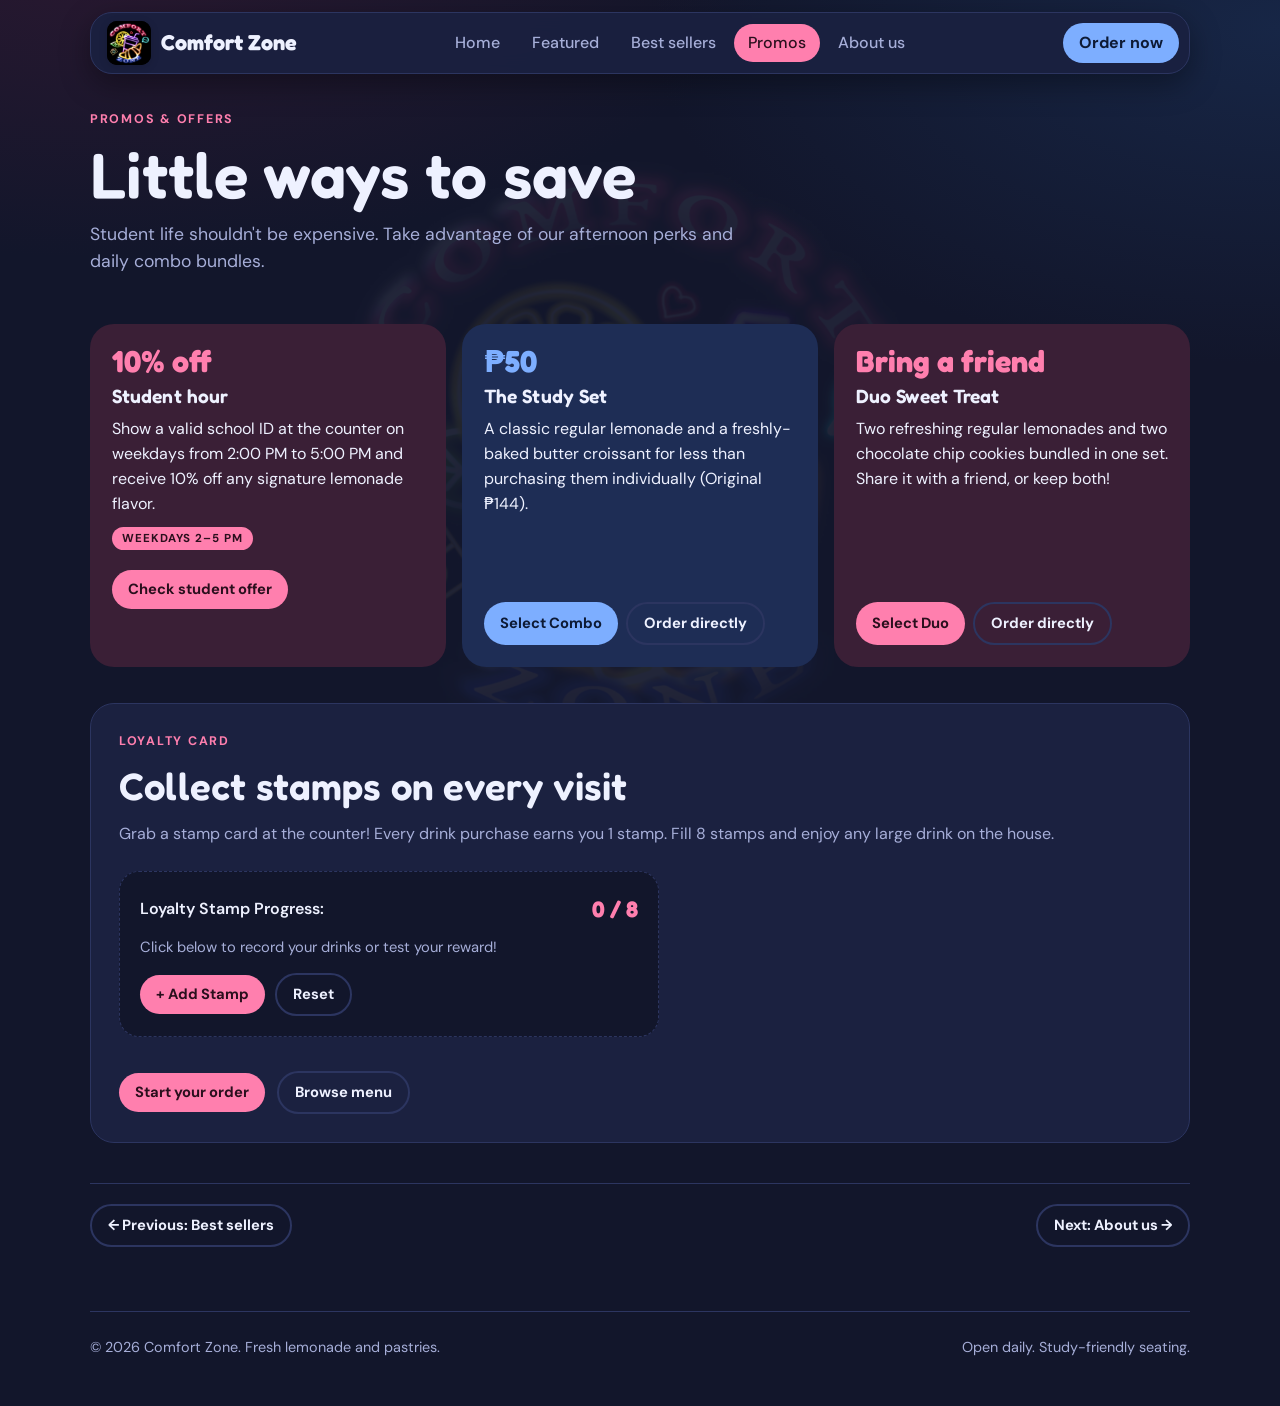
<file: promos.html>
<!doctype html>
<html lang="en">
<head>
<meta charset="utf-8">
<meta name="viewport" content="width=device-width, initial-scale=1, viewport-fit=cover">
<title>Promos - Comfort Zone</title>
<link rel="icon" type="image/x-icon" href="images/logo.ico">
<link rel="preconnect" href="https://fonts.googleapis.com">
<link rel="preconnect" href="https://fonts.gstatic.com" crossorigin>
<link rel="stylesheet" href="https://fonts.googleapis.com/css2?family=DM+Sans:wght@400;500;700&family=Fredoka:wght@500;600;700&display=swap">
<link rel="stylesheet" href="css/promos.css">
<link rel="stylesheet" href="https://pyscript.net/releases/2024.1.1/core.css">
<script type="module" src="https://pyscript.net/releases/2024.1.1/core.js"></script>
</head>
<body>
<div class="wrap">
  <header class="top">
    <div class="bar">
      <a class="brand" href="index.html">
        <img src="images/LOGO.png" alt="Comfort Zone Logo" width="44" height="44">
        Comfort Zone
      </a>
      <nav aria-label="Main">
        <a href="index.html">Home</a>
        <a href="featured.html">Featured</a>
        <a href="bestsellers.html">Best sellers</a>
        <a href="promos.html" aria-current="page">Promos</a>
        <a href="about.html">About us</a>
      </nav>

      <a class="cartbtn" href="order.html">Order now</a>
    </div>
  </header>

  <main class="view" id="promos">
    <div class="head" style="margin-bottom:24px">
      <span class="eyebrow">Promos &amp; Offers</span>
      <h1>Little ways to save</h1>
      <p class="lede">Student life shouldn't be expensive. Take advantage of our afternoon perks and daily combo bundles.</p>
    </div>
    <div class="promos">
      <div class="promo p">
        <span class="big">10% off</span>
        <h3>Student hour</h3>
        <p>Show a valid school ID at the counter on weekdays from 2:00 PM to 5:00 PM and receive 10% off any signature lemonade flavor.</p>
        <span class="badge" style="margin-top:auto">Weekdays 2–5 PM</span>
        <button id="student-btn" class="btn pink small" type="button" style="margin-top:10px">Check student offer</button>
        <p id="student-message" style="margin-top:8px;font-size:0.9rem;font-weight:500;min-height:1.2em"></p>
      </div>
      <div class="promo b">
        <span class="big">₱50</span>
        <h3>The Study Set</h3>
        <p>A classic regular lemonade and a freshly-baked butter croissant for less than purchasing them individually (Original ₱144).</p>
        <div style="margin-top:auto;display:flex;gap:8px;flex-wrap:wrap">
          <button class="btn blue small order-promo" data-promo="The Study Set" type="button">Select Combo</button>
          <a class="btn ghost small" href="order.html">Order directly</a>
        </div>
      </div>
      <div class="promo p">
        <span class="big">Bring a friend</span>
        <h3>Duo Sweet Treat</h3>
        <p>Two refreshing regular lemonades and two chocolate chip cookies bundled in one set. Share it with a friend, or keep both!</p>
        <div style="margin-top:auto;display:flex;gap:8px;flex-wrap:wrap">
          <button class="btn pink small order-promo" data-promo="Duo Sweet Treat" type="button">Select Duo</button>
          <a class="btn ghost small" href="order.html">Order directly</a>
        </div>
      </div>

    </div>

    <!-- Promo selection feedback message -->
    <div id="promo-message" style="display:none;margin-top:20px;padding:14px 20px;border-radius:18px;background:var(--surface);border:1px solid var(--blue);color:var(--ink);font-weight:500"></div>

    <div class="feature" style="margin-top:36px;border-radius:24px">
      <div class="info" style="padding:28px">
        <span class="eyebrow">Loyalty Card</span>
        <h2>Collect stamps on every visit</h2>
        <p class="muted">Grab a stamp card at the counter! Every drink purchase earns you 1 stamp. Fill 8 stamps and enjoy any large drink on the house.</p>
        
        <!-- Interactive Stamp Tracker -->
        <div style="background:var(--bg);border-radius:20px;border:1px dashed var(--line);padding:20px;width:100%;max-width:540px;margin:10px 0">
          <div style="display:flex;justify-content:space-between;align-items:center;margin-bottom:10px">
            <span style="font-weight:600;font-size:1rem">Loyalty Stamp Progress:</span>
            <strong id="stamp-count" style="font-family:var(--font-display);font-size:1.4rem;color:var(--pink)">0 / 8</strong>
          </div>
          <p id="stamp-message" style="font-size:0.92rem;color:var(--muted);min-height:1.4em;margin-bottom:14px">Click below to record your drinks or test your reward!</p>
          <div class="row" style="gap:10px">
            <button id="stamp-btn" class="btn pink small" type="button">+ Add Stamp</button>
            <button id="reset-btn" class="btn ghost small" type="button">Reset</button>
          </div>
        </div>

        <div class="row" style="margin-top:10px">
          <a class="btn pink small" href="order.html">Start your order</a>
          <a class="btn ghost small" href="menu.html">Browse menu</a>
        </div>
      </div>
    </div>
    <div class="split" style="margin-top:40px;padding-top:20px;border-top:1px solid var(--line)">
      <a class="btn ghost small" href="bestsellers.html">&larr; Previous: Best sellers</a>
      <a class="btn ghost small" href="about.html">Next: About us &rarr;</a>
    </div>

  </main>
  <footer>
    <span>© 2026 Comfort Zone. Fresh lemonade and pastries.</span>
    <span>Open daily. Study-friendly seating.</span>
  </footer>
</div>

<script type="py">
from pyscript import document, window
from datetime import datetime
import asyncio

# Student promo event
def check_student_offer(event=None):
    now = datetime.now()

    # Weekdays: Monday = 0, Friday = 4
    is_weekday = now.weekday() < 5
    is_student_hour = 14 <= now.hour < 17

    message = document.querySelector("#student-message")
    if not message:
        return

    if is_weekday and is_student_hour:
        message.innerText = (
            "🎉 You qualify for 10% off signature lemonade! "
            "Please present a valid school ID at the counter."
        )
        message.style.color = "var(--ok)"
    else:
        current_time_str = now.strftime("%I:%M %p")
        day_name = now.strftime("%A")
        message.innerText = (
            f"It's currently {day_name}, {current_time_str}. "
            "The student offer runs on weekdays from 2:00 PM to 5:00 PM. "
            "Visit us during student hour with your school ID!"
        )
        message.style.color = "var(--pink)"


# Promo order button events
def order_promo(event):
    btn = event.currentTarget or event.target
    promo_name = btn.getAttribute("data-promo") or "Selected Promo"

    message = document.querySelector("#promo-message")
    if message:
        message.innerText = (
            f"✓ You selected {promo_name}! "
            "Redirecting to the order page..."
        )
        message.style.display = "block"

    async def redirect():
        await asyncio.sleep(1)
        window.location.href = "order.html"

    asyncio.ensure_future(redirect())


# Loyalty card events
stamps = 0

def add_stamp(event=None):
    global stamps

    message = document.querySelector("#stamp-message")
    count_el = document.querySelector("#stamp-count")

    if stamps < 8:
        stamps += 1

    if count_el:
        count_el.innerText = f"{stamps} / 8"

    if message:
        if stamps == 8:
            message.innerText = (
                "🎉 Congratulations! You earned a free large drink! "
                "Show this at the counter to claim."
            )
            message.style.color = "var(--ok)"
        else:
            message.innerText = (
                f"Stamp added! You need {8 - stamps} more "
                "stamp(s) to earn your free reward."
            )
            message.style.color = "var(--pink)"


def reset_stamps(event=None):
    global stamps
    stamps = 0

    count_el = document.querySelector("#stamp-count")
    if count_el:
        count_el.innerText = "0 / 8"

    message = document.querySelector("#stamp-message")
    if message:
        message.innerText = "Your loyalty stamps have been reset."
        message.style.color = "var(--muted)"


# Register event listeners safely with element verification
student_btn = document.querySelector("#student-btn")
if student_btn:
    student_btn.addEventListener("click", check_student_offer)

for button in document.querySelectorAll(".order-promo"):
    button.addEventListener("click", order_promo)

stamp_btn = document.querySelector("#stamp-btn")
if stamp_btn:
    stamp_btn.addEventListener("click", add_stamp)

reset_btn = document.querySelector("#reset-btn")
if reset_btn:
    reset_btn.addEventListener("click", reset_stamps)
</script>
</body>
</html>
</file>
<file: css/index.css>
@import url('common.css');

.home-banner {
  display: grid;
  gap: 28px;
  grid-template-columns: 1fr;
  align-items: center;
}

.home-banner>* {
  min-width: 0;
}

.home-banner h1 em {
  font-style: normal;
  color: var(--pink);
}

.home-banner .copy {
  display: flex;
  flex-direction: column;
  gap: 18px;
  align-items: flex-start;
}

.tags {
  display: flex;
  flex-wrap: wrap;
  gap: 8px;
}

.tag {
  background: var(--surface);
  border: 1px solid var(--line);
  border-radius: 999px;
  padding: 5px 14px;
  font-size: .9rem;
  font-weight: 500;
}

.stage {
  border-radius: 32px;
  display: flex;
  align-items: flex-end;
  justify-content: center;
}

.advertisement a {
  margin-left: 23rem;
  text-decoration: none;
  color: var(--muted);
}

.advertisement a:hover {
  margin-left: 23rem;
  text-decoration: none;
  color: var(--pink);
  transition: .5;
  border-bottom: solid var(--pink);
}



@media (min-width: 860px) {
  .home-banner {
    grid-template-columns: 1.05fr 1fr;
  }

  .stage {
    min-height: 400px;
  }
}

.grid {
  display: grid;
  gap: 16px;
  grid-template-columns: repeat(auto-fill, minmax(min(100%, 250px), 1fr));
}

.nav-card {
  background: var(--surface);
  border: 1px solid var(--line);
  border-radius: 24px;
  padding: 20px;
  display: flex;
  flex-direction: column;
  gap: 12px;
  transition: transform .15s ease, box-shadow .15s ease;
  text-decoration: none;
  color: inherit;
}

.nav-card:hover {
  transform: translateY(-3px);
  box-shadow: var(--shadow);
  border-color: var(--blue-soft);
}

.nav-card h3 {
  font-size: 1.15rem;
  color: var(--ink);
  margin: 0;
}

.nav-card p {
  font-size: .92rem;
  color: var(--muted);
  margin: 0;
}

.nav-card .arrow {
  align-self: flex-start;
  font-weight: 700;
  color: var(--pink);
  font-size: .9rem;
}
</file>
<file: css/about.css>
@import url('common.css');

.about-strip {
  display: grid;
  gap: 20px;
  grid-template-columns: 1fr;
  background: var(--surface);
  border: 1px solid var(--line);
  border-radius: 32px;
  padding: 28px;
}
.about-strip > * { min-width: 0; }

@media (min-width: 760px) {
  .about-strip {
    grid-template-columns: 1.2fr 1fr;
    align-items: center;
  }
}

.checks {
  list-style: none;
  padding: 0;
  margin: 0;
  display: grid;
  gap: 10px;
}
.checks li {
  display: flex;
  gap: 10px;
  align-items: flex-start;
}
.checks li::before {
  content: "";
  flex: none;
  width: 20px;
  height: 20px;
  margin-top: 2px;
  border-radius: 50%;
  background: var(--blue-soft) url("data:image/svg+xml,%3Csvg xmlns='http://www.w3.org/2000/svg' viewBox='0 0 20 20'%3E%3Cpath d='M5.5 10.5l3 3 6-6.5' fill='none' stroke='%232f6fdc' stroke-width='2.2' stroke-linecap='round' stroke-linejoin='round'/%3E%3C/svg%3E") center/contain no-repeat;
}

.trio {
  display: grid;
  gap: 16px;
  grid-template-columns: repeat(auto-fit, minmax(min(100%, 280px), 1fr));
}

.pill {
  border-radius: 28px;
  padding: 24px;
  display: flex;
  flex-direction: column;
  gap: 10px;
}
.pill:nth-child(1) { background: var(--pink-soft); }
.pill:nth-child(2) { background: var(--blue-soft); }
.pill:nth-child(3) { background: var(--surface); border: 1px solid var(--line); }
.pill h3 { color: var(--ink); }
</file>
<file: css/bestsellers.css>
@import url('common.css');

.grid {
  display: grid;
  gap: 16px;
  grid-template-columns: repeat(auto-fill, minmax(min(100%, 250px), 1fr));
}

.card {
  background: var(--surface);
  border: 1px solid var(--line);
  border-radius: 24px;
  overflow: hidden;
  display: flex;
  flex-direction: column;
  min-width: 0;
  transition: transform .15s ease, box-shadow .15s ease;
}
.card:hover {
  transform: translateY(-2px);
  box-shadow: var(--shadow);
}
.card .pic {
  display: flex;
  align-items: flex-end;
  justify-content: center;
  height: 190px;
  padding: 14px 14px 0;
}
.card .pic img {
  height: 100%;
  width: auto;
  max-width: 100%;
  object-fit: contain;
}
.card .pic.pink { background: var(--pink-soft); }
.card .pic.blue { background: var(--blue-soft); }
.card .body {
  padding: 16px 18px 18px;
  display: flex;
  flex-direction: column;
  gap: 8px;
  flex: 1;
}
.card .desc {
  color: var(--muted);
  font-size: .94rem;
  flex: 1;
}

.badge {
  align-self: flex-start;
  font-size: .72rem;
  font-weight: 700;
  letter-spacing: .08em;
  text-transform: uppercase;
  background: var(--pink);
  color: var(--on-pink);
  border-radius: 999px;
  padding: 3px 10px;
}
.badge.blue { background: var(--blue); color: var(--on-blue); }

.price {
  font-family: var(--font-display);
  font-weight: 600;
  font-size: 1.25rem;
  font-variant-numeric: tabular-nums;
}

.buy {
  display: flex;
  gap: 10px;
  align-items: center;
  justify-content: space-between;
  flex-wrap: wrap;
  margin-top: 4px;
}
</file>
<file: css/featured.css>
@import url('common.css');

.feature {
  display: grid;
  gap: 0;
  grid-template-columns: 1fr;
  border-radius: 32px;
  overflow: hidden;
  border: 1px solid var(--line);
  background: var(--surface);
}
.feature .pic {
  background: linear-gradient(160deg, var(--blue-soft), var(--pink-soft));
  display: flex;
  align-items: center;
  justify-content: center;
  padding: 0;
  min-height: 260px;
}
.feature .pic img {
  height: 100%;
  width: 100%;
  max-width: 100%;
  object-fit: contain;
}
.feature .info {
  padding: 28px;
  display: flex;
  flex-direction: column;
  gap: 14px;
  align-items: flex-start;
  justify-content: center;
}

@media (min-width: 760px) {
  .feature { grid-template-columns: 1fr 1.1fr; }
}

.badge {
  align-self: flex-start;
  font-size: .72rem;
  font-weight: 700;
  letter-spacing: .08em;
  text-transform: uppercase;
  background: var(--pink);
  color: var(--on-pink);
  border-radius: 999px;
  padding: 3px 10px;
}
.badge.blue { background: var(--blue); color: var(--on-blue); }

.price {
  font-family: var(--font-display);
  font-weight: 600;
  font-size: 1.25rem;
  font-variant-numeric: tabular-nums;
}

.promos {
  display: grid;
  gap: 16px;
  grid-template-columns: repeat(auto-fit, minmax(min(100%, 260px), 1fr));
}
.promo {
  border-radius: 24px;
  padding: 22px;
  display: flex;
  flex-direction: column;
  gap: 10px;
  align-items: flex-start;
}
.promo.p { background: var(--pink-soft); }
.promo.b { background: var(--blue-soft); }
.promo .big {
  font-family: var(--font-display);
  font-size: 1.9rem;
  font-weight: 700;
  line-height: 1;
}
.promo.p .big { color: var(--pink); }
.promo.b .big { color: var(--blue); }
</file>
<file: css/menu.css>
@import url('common.css');

.chips {
  display: flex;
  flex-wrap: wrap;
  gap: 8px;
}
.chip {
  border: 2px solid var(--line);
  background: var(--surface);
  border-radius: 999px;
  padding: 8px 20px;
  font-weight: 700;
  color: var(--ink);
  text-decoration: none;
  cursor: pointer;
  transition: all .15s ease;
}
.chip:hover {
  border-color: var(--blue);
}
.chip[aria-pressed="true"],
.chip.active {
  background: var(--blue);
  border-color: var(--blue);
  color: var(--on-blue);
}

.grid {
  display: grid;
  gap: 16px;
  grid-template-columns: repeat(auto-fill, minmax(min(100%, 250px), 1fr));
}

.card {
  background: var(--surface);
  border: 1px solid var(--line);
  border-radius: 24px;
  overflow: hidden;
  display: flex;
  flex-direction: column;
  min-width: 0;
  transition: transform .15s ease, box-shadow .15s ease;
}
.card:hover {
  transform: translateY(-2px);
  box-shadow: var(--shadow);
}
.card .pic {
  display: flex;
  align-items: flex-end;
  justify-content: center;
  height: 190px;
  padding: 14px 14px 0;
}
.card .pic img {
  height: 100%;
  width: auto;
  max-width: 100%;
  object-fit: contain;
}
.card .pic.pink { background: var(--pink-soft); }
.card .pic.blue { background: var(--blue-soft); }
.card .body {
  padding: 16px 18px 18px;
  display: flex;
  flex-direction: column;
  gap: 8px;
  flex: 1;
}
.card .desc {
  color: var(--muted);
  font-size: .94rem;
  flex: 1;
}

.badge {
  align-self: flex-start;
  font-size: .72rem;
  font-weight: 700;
  letter-spacing: .08em;
  text-transform: uppercase;
  background: var(--pink);
  color: var(--on-pink);
  border-radius: 999px;
  padding: 3px 10px;
}
.badge.blue { background: var(--blue); color: var(--on-blue); }

.price {
  font-family: var(--font-display);
  font-weight: 600;
  font-size: 1.25rem;
  font-variant-numeric: tabular-nums;
}

.buy {
  display: flex;
  gap: 10px;
  align-items: center;
  justify-content: space-between;
  flex-wrap: wrap;
  margin-top: 4px;
}
</file>
<file: css/order.css>
@import url('common.css');

.checkout {
  display: grid;
  gap: 20px;
  grid-template-columns: 1fr;
  align-items: start;
}
.checkout > * { min-width: 0; }

@media (min-width: 900px) {
  .checkout { grid-template-columns: 1.1fr 1fr; }
}

.panel {
  background: var(--surface);
  border: 1px solid var(--line);
  border-radius: 28px;
  padding: 22px;
  display: flex;
  flex-direction: column;
  gap: 16px;
}

.field {
  display: flex;
  flex-direction: column;
  gap: 6px;
}
.field label,
.field legend {
  font-weight: 700;
  font-size: .92rem;
  padding: 0;
}
fieldset.field {
  border: 0;
  margin: 0;
  padding: 0;
  min-width: 0;
}

select,
input[type="text"],
input[type="tel"],
input[type="number"],
textarea {
  font: inherit;
  color: var(--ink);
  background: var(--bg);
  border: 2px solid var(--line);
  border-radius: 14px;
  padding: 9px 12px;
  min-width: 0;
  transition: border-color .15s ease;
}
select:focus,
input:focus,
textarea:focus {
  border-color: var(--blue);
  outline: none;
}
.sizesel {
  padding: 7px 10px;
  font-size: .92rem;
}

.opts {
  display: flex;
  flex-wrap: wrap;
  gap: 8px;
}
.opt { position: relative; }
.opt input {
  position: absolute;
  opacity: 0;
  inset: 0;
  width: 100%;
  height: 100%;
  margin: 0;
  cursor: pointer;
}
.opt span {
  display: block;
  border: 2px solid var(--line);
  border-radius: 14px;
  padding: 9px 16px;
  font-weight: 500;
  transition: all .15s ease;
}
.opt input:checked + span {
  border-color: var(--pink);
  background: var(--pink-soft);
  font-weight: 700;
}
.opt input:focus-visible + span {
  outline: 3px solid var(--blue);
  outline-offset: 2px;
}

.err {
  color: var(--pink);
  font-size: .88rem;
  font-weight: 500;
  min-height: 1.1em;
}
.err:empty { display: none; }

.formmsg { color: var(--pink); font-weight: 700; }
.formmsg:empty { display: none; }

.badge {
  align-self: flex-start;
  font-size: .72rem;
  font-weight: 700;
  letter-spacing: .08em;
  text-transform: uppercase;
  background: var(--pink);
  color: var(--on-pink);
  border-radius: 999px;
  padding: 3px 10px;
}
</file>
<file: css/promos.css>
@import url('common.css');

.promos {
  display: grid;
  gap: 16px;
  grid-template-columns: repeat(auto-fit, minmax(min(100%, 260px), 1fr));
}
.promo {
  border-radius: 24px;
  padding: 22px;
  display: flex;
  flex-direction: column;
  gap: 10px;
  align-items: flex-start;
}
.promo.p { background: var(--pink-soft); }
.promo.b { background: var(--blue-soft); }
.promo .big {
  font-family: var(--font-display);
  font-size: 1.9rem;
  font-weight: 700;
  line-height: 1;
}
.promo.p .big { color: var(--pink); }
.promo.b .big { color: var(--blue); }

.badge {
  align-self: flex-start;
  font-size: .72rem;
  font-weight: 700;
  letter-spacing: .08em;
  text-transform: uppercase;
  background: var(--pink);
  color: var(--on-pink);
  border-radius: 999px;
  padding: 3px 10px;
}

.feature {
  border-radius: 32px;
  overflow: hidden;
  border: 1px solid var(--line);
  background: var(--surface);
}
.feature .info {
  padding: 28px;
  display: flex;
  flex-direction: column;
  gap: 14px;
  align-items: flex-start;
  justify-content: center;
}
</file>
